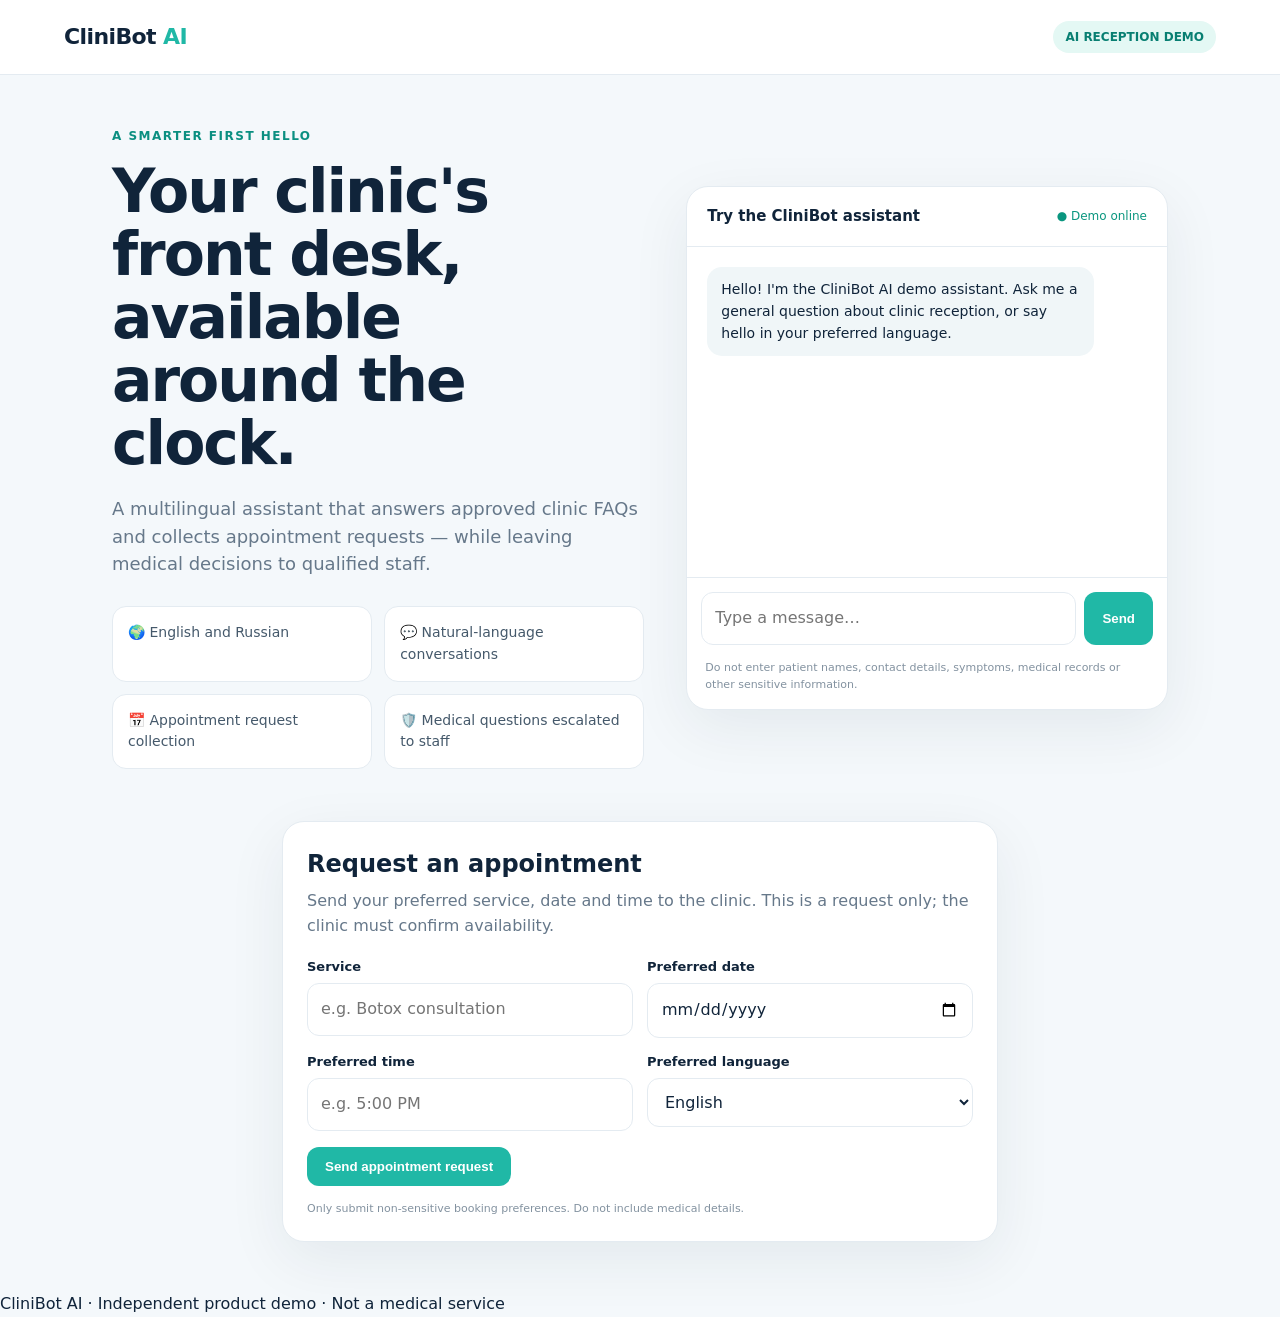
<file: index.html>
<!doctype html>
<html lang="en">
<head>
<meta charset="utf-8"><meta name="viewport" content="width=device-width,initial-scale=1">
<title>CliniBot AI — Clinic Reception Assistant</title>
<meta name="description" content="A multilingual AI receptionist for clinics.">
<style>
:root{--navy:#10243a;--teal:#20b8a6;--muted:#66788a;--bg:#f4f8fb;--line:#e4ebf1}
*{box-sizing:border-box}body{margin:0;background:var(--bg);color:var(--navy);font:16px/1.55 Inter,system-ui,-apple-system,Segoe UI,sans-serif}
header{display:flex;justify-content:space-between;align-items:center;padding:20px max(5vw,20px);background:white;border-bottom:1px solid var(--line)}
.brand{font-size:22px;font-weight:800;letter-spacing:-.6px}.brand span{color:var(--teal)}
.pill{font-size:12px;color:#087f72;background:#e4f8f4;border-radius:30px;padding:7px 12px;font-weight:700}
main{max-width:1100px;margin:52px auto;padding:0 22px;display:grid;grid-template-columns:1.05fr .95fr;gap:42px;align-items:center}
h1{font-size:clamp(38px,5vw,60px);line-height:1.05;letter-spacing:-2px;margin:14px 0 20px}
.lead{font-size:18px;color:var(--muted);max-width:540px}.tag{color:#0b8f81;font-weight:800;text-transform:uppercase;letter-spacing:1.5px;font-size:12px}
.features{display:grid;grid-template-columns:1fr 1fr;gap:12px;margin-top:28px}
.feature{background:white;border:1px solid var(--line);padding:15px;border-radius:14px;font-size:14px;color:#45596b}
.panel,.booking-panel{background:white;border:1px solid var(--line);border-radius:22px;box-shadow:0 18px 60px #10243a12;overflow:hidden}
.panelhead{padding:18px 20px;border-bottom:1px solid var(--line);display:flex;justify-content:space-between;align-items:center}
.panelhead strong{font-size:15px}.online{font-size:12px;color:#0a967f}
.messages{height:330px;overflow:auto;padding:20px;display:flex;flex-direction:column;gap:12px}
.msg{max-width:88%;padding:12px 14px;border-radius:15px;font-size:14px;white-space:pre-wrap}
.bot{background:#f0f6f8;align-self:flex-start}.user{background:#daf6f0;align-self:flex-end}
.composer{padding:14px;border-top:1px solid var(--line);display:flex;gap:8px}
input,select{min-width:0;width:100%;border:1px solid var(--line);border-radius:12px;padding:13px;font:inherit;outline-color:var(--teal);background:white;color:var(--navy)}
button{border:0;background:var(--teal);color:white;font-weight:700;border-radius:12px;padding:12px 18px;cursor:pointer}
button:disabled{opacity:.55;cursor:wait}
.note{font-size:11px;color:#8392a0;padding:0 18px 16px}
.booking-wrap{max-width:760px;margin:0 auto 50px;padding:0 22px}
.booking-panel{padding:24px}
.booking-panel h2{margin:0 0 6px;font-size:24px}
.booking-panel p{color:var(--muted);margin:0 0 18px}
.booking-grid{display:grid;grid-template-columns:1fr 1fr;gap:14px}
.field label{display:block;font-size:13px;font-weight:700;margin:0 0 6px}
.booking-actions{display:flex;align-items:center;gap:14px;margin-top:16px;flex-wrap:wrap}
#bookingStatus{font-size:13px;color:var(--muted)}
#bookingStatus.success{color:#087f72}#bookingStatus.error{color:#b42318}
@media(max-width:800px){main{grid-template-columns:1fr;margin:30px auto;gap:28px}.features{grid-template-columns:1fr 1fr}h1{letter-spacing:-1px}}
@media(max-width:520px){.booking-grid{grid-template-columns:1fr}.booking-panel{padding:18px}}
</style></head>
<body>
<header><div class="brand">CliniBot<span> AI</span></div><div class="pill">AI RECEPTION DEMO</div></header>
<main>
<section>
<div class="tag">A smarter first hello</div>
<h1>Your clinic's front desk, available around the clock.</h1>
<p class="lead">A multilingual assistant that answers approved clinic FAQs and collects appointment requests — while leaving medical decisions to qualified staff.</p>
<div class="features">
<div class="feature">🌍 English and Russian</div>
<div class="feature">💬 Natural-language conversations</div>
<div class="feature">📅 Appointment request collection</div>
<div class="feature">🛡️ Medical questions escalated to staff</div>
</div>
</section>
<section class="panel">
<div class="panelhead"><strong>Try the CliniBot assistant</strong><span class="online">● Demo online</span></div>
<div class="messages" id="messages">
<div class="msg bot">Hello! I'm the CliniBot AI demo assistant. Ask me a general question about clinic reception, or say hello in your preferred language.</div>
</div>
<form class="composer" id="chatForm"><input id="messageInput" maxlength="1200" placeholder="Type a message…" autocomplete="off" required><button id="sendBtn">Send</button></form>
<div class="note">Do not enter patient names, contact details, symptoms, medical records or other sensitive information.</div>
</section>
</main>
<section class="booking-wrap">
<div class="booking-panel">
<h2>Request an appointment</h2>
<p>Send your preferred service, date and time to the clinic. This is a request only; the clinic must confirm availability.</p>
<form id="bookingForm">
<div class="booking-grid">
<div class="field"><label for="service">Service</label><input id="service" name="service" maxlength="120" placeholder="e.g. Botox consultation" required></div>
<div class="field"><label for="preferredDate">Preferred date</label><input id="preferredDate" name="preferred_date" type="date" required></div>
<div class="field"><label for="preferredTime">Preferred time</label><input id="preferredTime" name="preferred_time" maxlength="40" placeholder="e.g. 5:00 PM" required></div>
<div class="field"><label for="language">Preferred language</label><select id="language" name="language"><option value="en">English</option><option value="ru">Русский</option></select></div>
</div>
<div class="booking-actions"><button id="bookingButton" type="submit">Send appointment request</button><span id="bookingStatus" role="status" aria-live="polite"></span></div>
</form>
<div class="note" style="padding:14px 0 0">Only submit non-sensitive booking preferences. Do not include medical details.</div>
</div>
</section>
<footer>CliniBot AI · Independent product demo · Not a medical service</footer>
<script>
const useNetlify=location.hostname.endsWith('netlify.app');
const chatEndpoint=useNetlify?'/.netlify/functions/chat':'/api/chat';
const appointmentEndpoint=useNetlify?'/.netlify/functions/appointment':'/api/appointment';
const form=document.getElementById('chatForm'), input=document.getElementById('messageInput'), messages=document.getElementById('messages'), send=document.getElementById('sendBtn');
function bubble(text,who){const el=document.createElement('div');el.className='msg '+who;el.textContent=text;messages.appendChild(el);messages.scrollTop=messages.scrollHeight;return el}
form.addEventListener('submit',async e=>{
 e.preventDefault();const message=input.value.trim();if(!message)return;
 bubble(message,'user');input.value='';send.disabled=true;send.textContent='…';
 const waiting=bubble('Thinking…','bot');
 try{
  const r=await fetch(chatEndpoint,{method:'POST',headers:{'Content-Type':'application/json'},body:JSON.stringify({message})});
  const raw=await r.text();waiting.remove();let data;
  try{data=JSON.parse(raw)}catch{throw new Error(`Server response error (HTTP ${r.status}): ${raw.slice(0,300)}`)}
  if(!r.ok)throw new Error(data.error||'AI service unavailable');
  bubble(data.reply||'Empty AI response','bot');
 }catch(err){waiting.remove();bubble(err.message||'Connection error. Please try again.','bot')}
 finally{send.disabled=false;send.textContent='Send';input.focus()}
});
const bookingForm=document.getElementById('bookingForm');
const bookingButton=document.getElementById('bookingButton');
const bookingStatus=document.getElementById('bookingStatus');
const dateField=document.getElementById('preferredDate');
dateField.min=new Date().toISOString().slice(0,10);
bookingForm.addEventListener('submit',async e=>{
 e.preventDefault();
 bookingStatus.className='';bookingStatus.textContent='Sending request…';
 bookingButton.disabled=true;
 const payload={
  service:document.getElementById('service').value.trim(),
  preferred_date:dateField.value,
  preferred_time:document.getElementById('preferredTime').value.trim(),
  language:document.getElementById('language').value
 };
 try{
  const response=await fetch(appointmentEndpoint,{
   method:'POST',headers:{'Content-Type':'application/json'},body:JSON.stringify(payload)
  });
  const result=await response.json();
  if(!response.ok||!result.success)throw new Error(result.error||'Could not send request.');
  bookingStatus.className='success';
  bookingStatus.textContent='Request sent. The clinic must confirm your appointment.';
  bookingForm.reset();dateField.min=new Date().toISOString().slice(0,10);
 }catch(error){
  bookingStatus.className='error';
  bookingStatus.textContent=error.message||'Connection error. Please try again.';
 }finally{bookingButton.disabled=false}
});
</script>
</body></html>
</file>
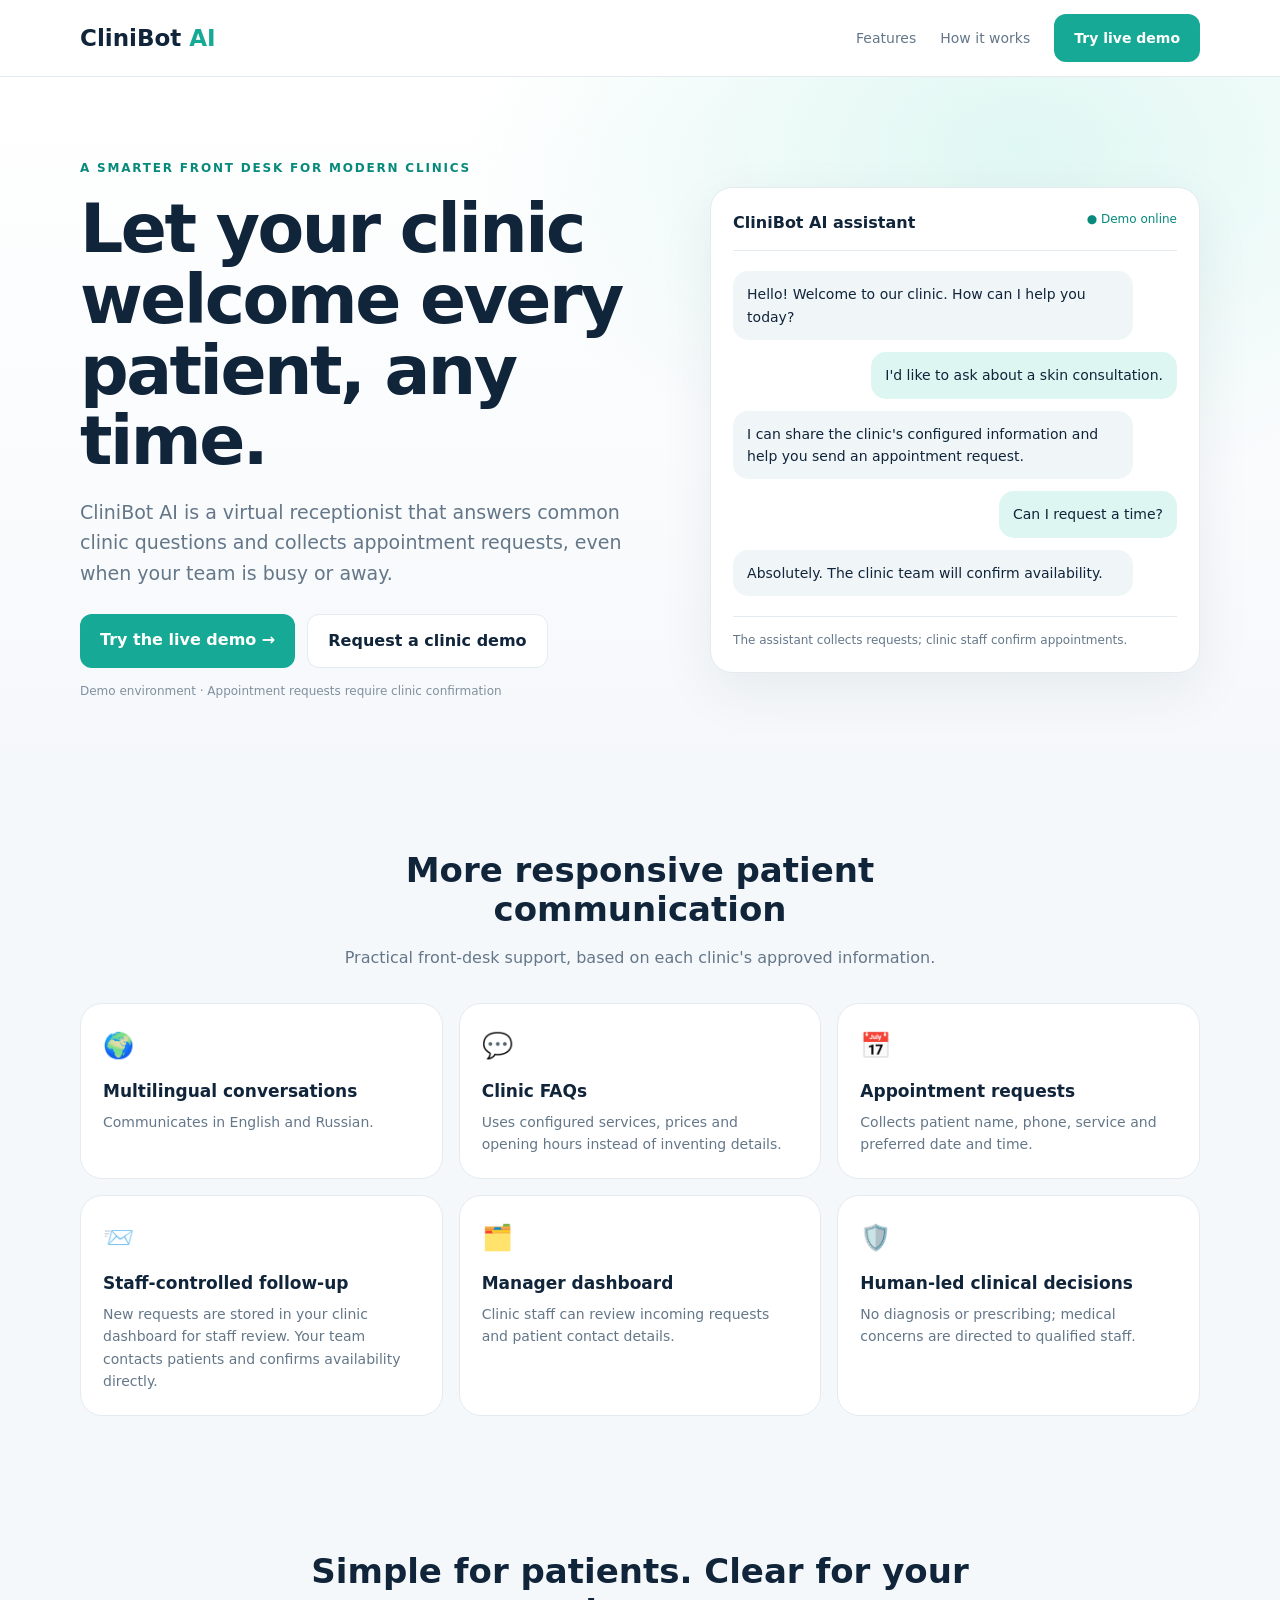
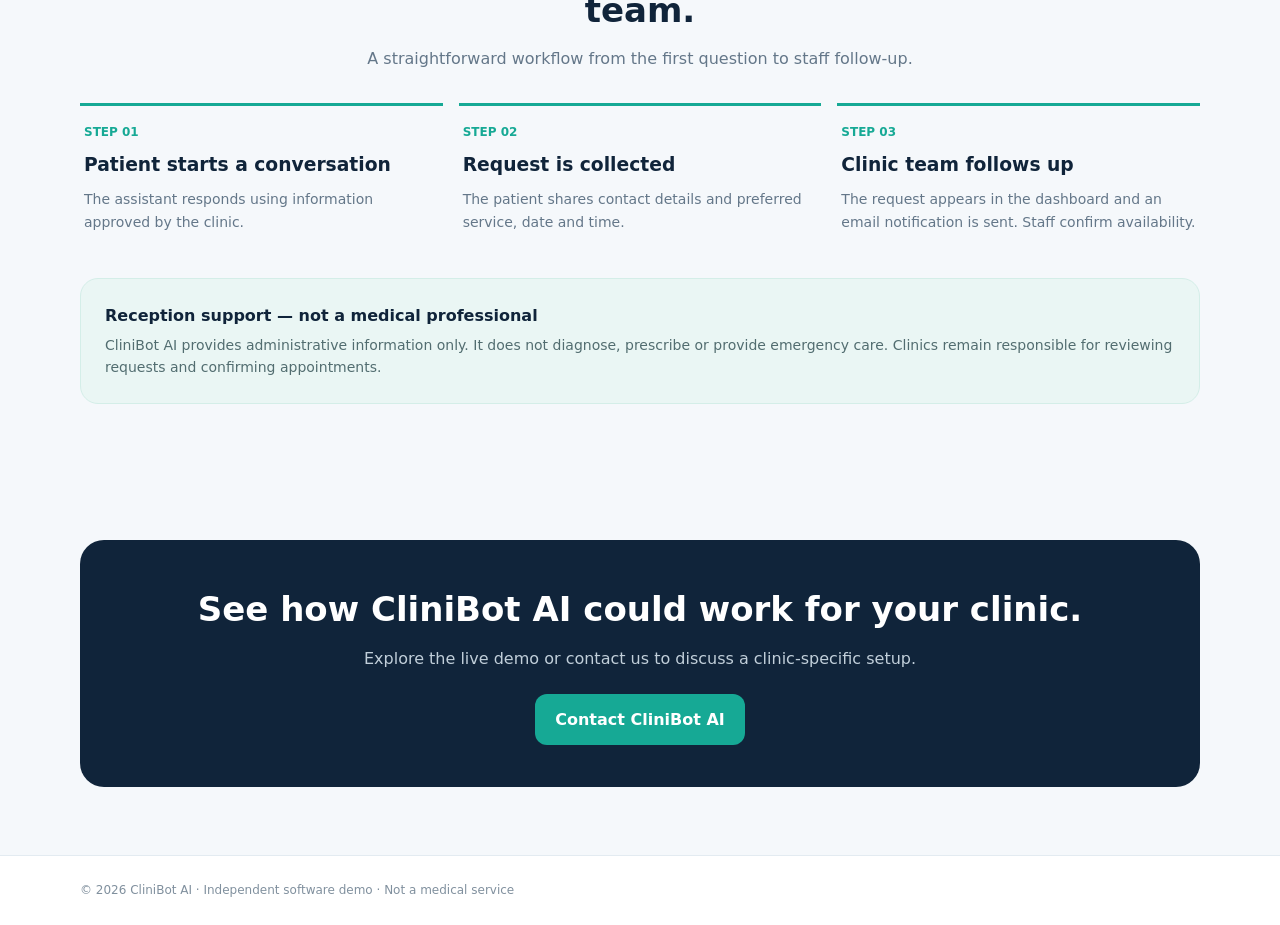
<file: public/business.html>
<!doctype html><html lang="en"><head><meta charset="utf-8"><meta name="viewport" content="width=device-width,initial-scale=1"><title>CliniBot AI — Your clinic's AI receptionist</title><meta name="description" content="CliniBot AI helps clinics answer common questions and collect appointment requests around the clock."><style>
:root{--ink:#10243a;--teal:#16a995;--muted:#647789;--bg:#f5f8fb;--line:#e3ebf1}*{box-sizing:border-box}body{margin:0;background:var(--bg);color:var(--ink);font:16px/1.6 Inter,system-ui,sans-serif}a{color:inherit;text-decoration:none}.wrap{width:min(1120px,calc(100% - 40px));margin:auto}header{background:#fff;border-bottom:1px solid var(--line)}.nav{height:76px;display:flex;align-items:center;justify-content:space-between}.logo{font-size:23px;font-weight:850}.logo span{color:var(--teal)}.navlinks{display:flex;gap:24px;align-items:center;color:var(--muted);font-size:14px}.btn{display:inline-block;background:var(--teal);color:#fff;padding:13px 20px;border-radius:12px;font-weight:750}.btn.secondary{background:#fff;color:var(--ink);border:1px solid var(--line)}.hero{padding:82px 0;background:radial-gradient(ellipse at 80% 10%,#dff7f2,transparent 38%),linear-gradient(#fff,#f5f8fb)}.hero-grid{display:grid;grid-template-columns:1.08fr .92fr;gap:55px;align-items:center}.eyebrow{font-size:12px;letter-spacing:1.8px;text-transform:uppercase;color:#078a7b;font-weight:850}h1{font-size:clamp(42px,5.6vw,68px);line-height:1.04;letter-spacing:-2.5px;margin:16px 0 20px}.lead{font-size:19px;color:var(--muted)}.actions{display:flex;gap:12px;flex-wrap:wrap;margin-top:26px}.micro{font-size:12px;color:#82909d;margin-top:14px}.demo-card,.tile{background:#fff;border:1px solid var(--line);border-radius:22px;padding:22px;box-shadow:0 18px 55px #10243a12}.demo-top{display:flex;justify-content:space-between;border-bottom:1px solid var(--line);padding-bottom:15px}.status{font-size:12px;color:#078a7b}.chat{display:grid;gap:12px;padding:20px 0}.bubble{padding:12px 14px;border-radius:15px;background:#f0f6f8;font-size:14px;max-width:90%}.right{background:#def6f1;margin-left:auto}.demo-bottom{border-top:1px solid var(--line);padding-top:14px;color:var(--muted);font-size:12px}.content{padding:68px 0}.head{text-align:center;max-width:690px;margin:0 auto 32px}.head h2{font-size:34px;line-height:1.15;margin:0 0 12px}.head p,.tile p,.step p{color:var(--muted)}.grid,.steps{display:grid;grid-template-columns:repeat(3,1fr);gap:16px}.tile{box-shadow:none}.tile h3{font-size:17px;margin:12px 0 6px}.tile p,.step p{font-size:14px;margin:0}.ico{font-size:25px}.step{border-top:3px solid var(--teal);padding:17px 4px}.num{font-size:12px;color:var(--teal);font-weight:850}.step h3{margin:8px 0}.safety{background:#eaf6f4;border:1px solid #d4eee8;border-radius:18px;padding:24px;margin-top:28px}.safety p{margin:5px 0 0;color:#526d70;font-size:14px}.cta{background:var(--ink);color:white;border-radius:24px;padding:42px;text-align:center}.cta h2{font-size:34px;margin:0 0 10px}.cta p{color:#c1cfda;margin:0 0 22px}footer{padding:25px 0;background:#fff;border-top:1px solid var(--line);font-size:12px;color:#80909e}@media(max-width:800px){.hero-grid{grid-template-columns:1fr;gap:30px}.grid,.steps{grid-template-columns:1fr}.navlinks a:not(.btn){display:none}.hero{padding:55px 0}h1{letter-spacing:-1.5px}.cta{padding:30px 20px}}
</style></head><body>
<header><div class="wrap nav"><a class="logo" href="/business.html">CliniBot<span> AI</span></a><nav class="navlinks"><a href="#features">Features</a><a href="#how">How it works</a><a class="btn" href="https://clinibot-ai1.albizrahemran.workers.dev/?clinic=Clinibot-demo-2026-x93k">Try live demo</a></nav></div></header>
<main><section class="hero"><div class="wrap hero-grid"><div><div class="eyebrow">A smarter front desk for modern clinics</div><h1>Let your clinic welcome every patient, any time.</h1><p class="lead">CliniBot AI is a virtual receptionist that answers common clinic questions and collects appointment requests, even when your team is busy or away.</p><div class="actions"><a class="btn" href="https://clinibot-ai1.albizrahemran.workers.dev/?clinic=Clinibot-demo-2026-x93k">Try the live demo →</a><a class="btn secondary" href="mailto:albizrahemran@gmail.com?subject=CliniBot%20AI%20clinic%20demo">Request a clinic demo</a></div><div class="micro">Demo environment · Appointment requests require clinic confirmation</div></div>
<div class="demo-card"><div class="demo-top"><strong>CliniBot AI assistant</strong><span class="status">● Demo online</span></div><div class="chat"><div class="bubble">Hello! Welcome to our clinic. How can I help you today?</div><div class="bubble right">I'd like to ask about a skin consultation.</div><div class="bubble">I can share the clinic's configured information and help you send an appointment request.</div><div class="bubble right">Can I request a time?</div><div class="bubble">Absolutely. The clinic team will confirm availability.</div></div><div class="demo-bottom">The assistant collects requests; clinic staff confirm appointments.</div></div></div></section>
<section class="content" id="features"><div class="wrap"><div class="head"><h2>More responsive patient communication</h2><p>Practical front-desk support, based on each clinic's approved information.</p></div><div class="grid">
<article class="tile"><div class="ico">🌍</div><h3>Multilingual conversations</h3><p>Communicates in English and Russian.</p></article>
<article class="tile"><div class="ico">💬</div><h3>Clinic FAQs</h3><p>Uses configured services, prices and opening hours instead of inventing details.</p></article>
<article class="tile"><div class="ico">📅</div><h3>Appointment requests</h3><p>Collects patient name, phone, service and preferred date and time.</p></article>
<article class="tile"><div class="ico">📨</div><h3>Staff-controlled follow-up</h3><p>New requests are stored in your clinic dashboard for staff review. Your team contacts patients and confirms availability directly.</p></article>
<article class="tile"><div class="ico">🗂️</div><h3>Manager dashboard</h3><p>Clinic staff can review incoming requests and patient contact details.</p></article>
<article class="tile"><div class="ico">🛡️</div><h3>Human-led clinical decisions</h3><p>No diagnosis or prescribing; medical concerns are directed to qualified staff.</p></article>
</div></div></section>
<section class="content" id="how"><div class="wrap"><div class="head"><h2>Simple for patients. Clear for your team.</h2><p>A straightforward workflow from the first question to staff follow-up.</p></div><div class="steps"><div class="step"><div class="num">STEP 01</div><h3>Patient starts a conversation</h3><p>The assistant responds using information approved by the clinic.</p></div><div class="step"><div class="num">STEP 02</div><h3>Request is collected</h3><p>The patient shares contact details and preferred service, date and time.</p></div><div class="step"><div class="num">STEP 03</div><h3>Clinic team follows up</h3><p>The request appears in the dashboard and an email notification is sent. Staff confirm availability.</p></div></div><div class="safety"><strong>Reception support — not a medical professional</strong><p>CliniBot AI provides administrative information only. It does not diagnose, prescribe or provide emergency care. Clinics remain responsible for reviewing requests and confirming appointments.</p></div></div></section>
<section class="content"><div class="wrap"><div class="cta"><h2>See how CliniBot AI could work for your clinic.</h2><p>Explore the live demo or contact us to discuss a clinic-specific setup.</p><a class="btn" href="mailto:albizrahemran@gmail.com?subject=CliniBot%20AI%20clinic%20demo">Contact CliniBot AI</a></div></div></section></main>
<footer><div class="wrap">© 2026 CliniBot AI · Independent software demo · Not a medical service</div></footer></body></html>
</file>
